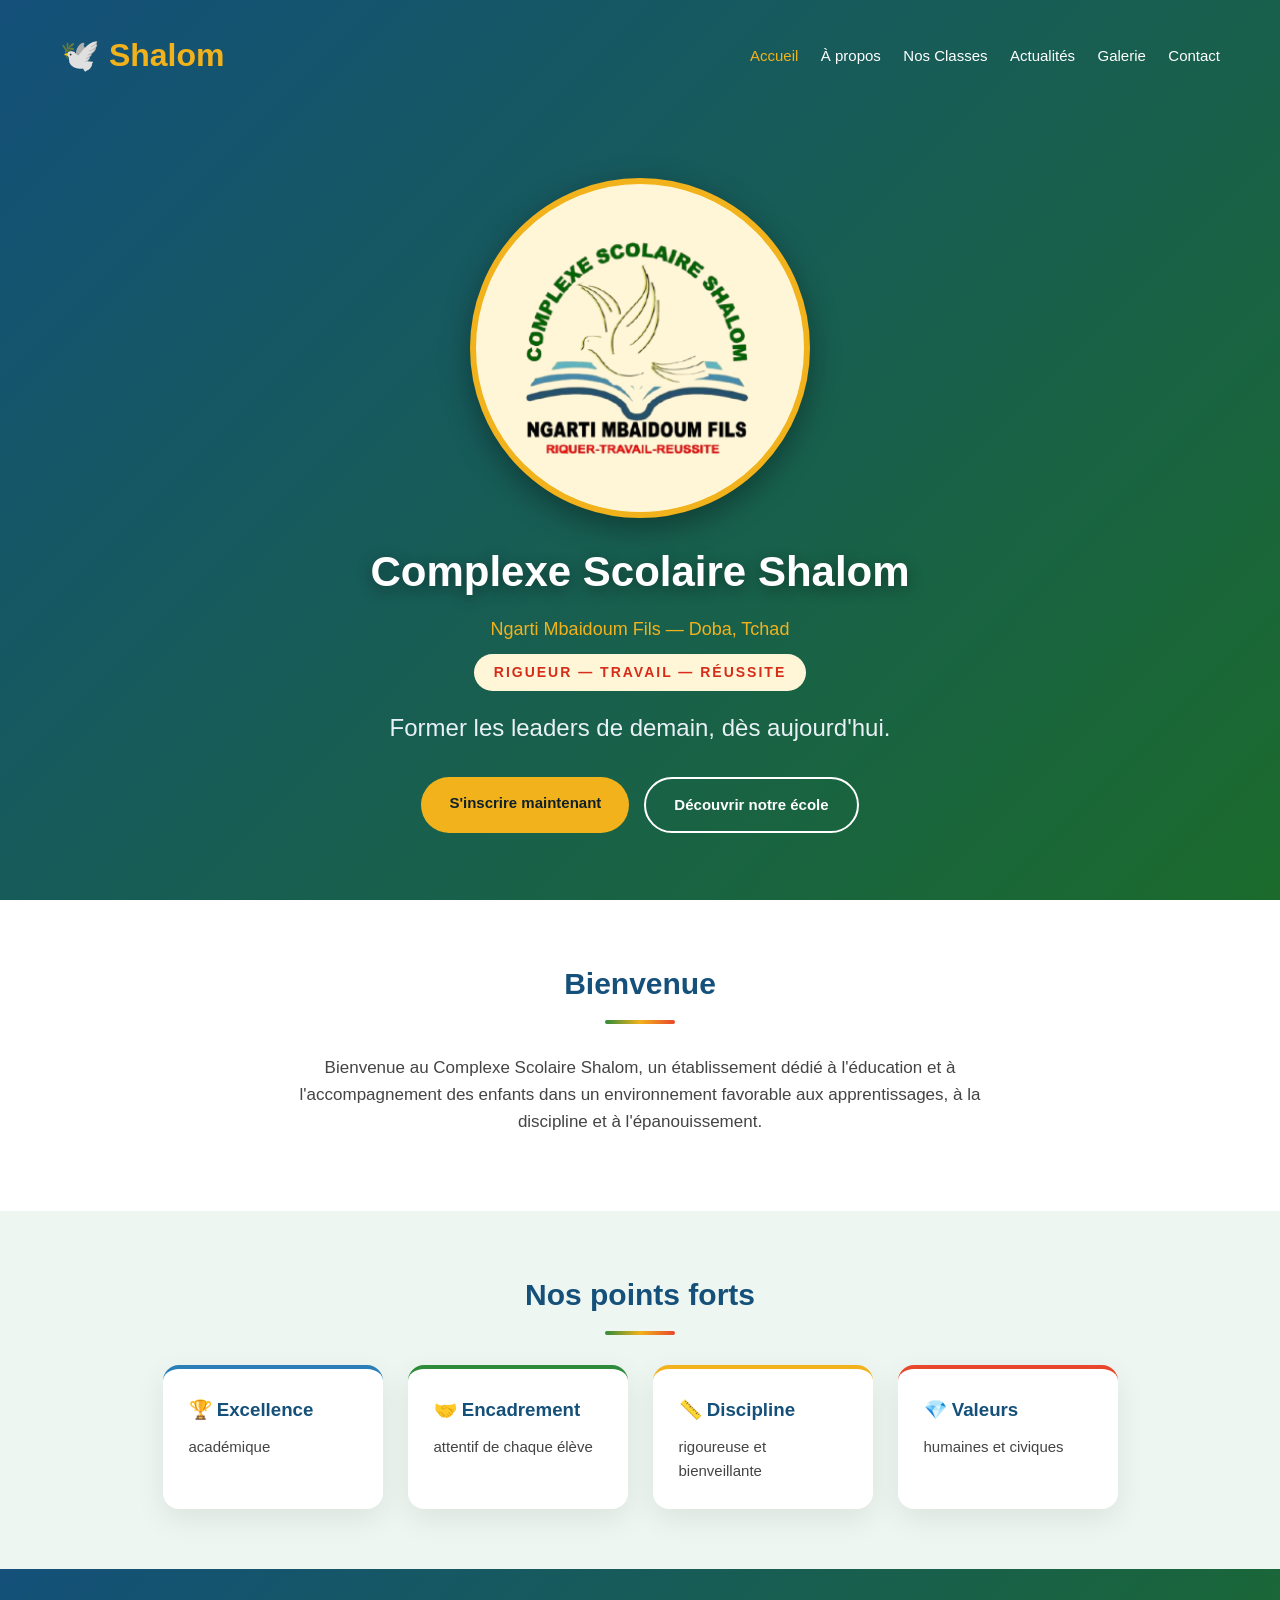
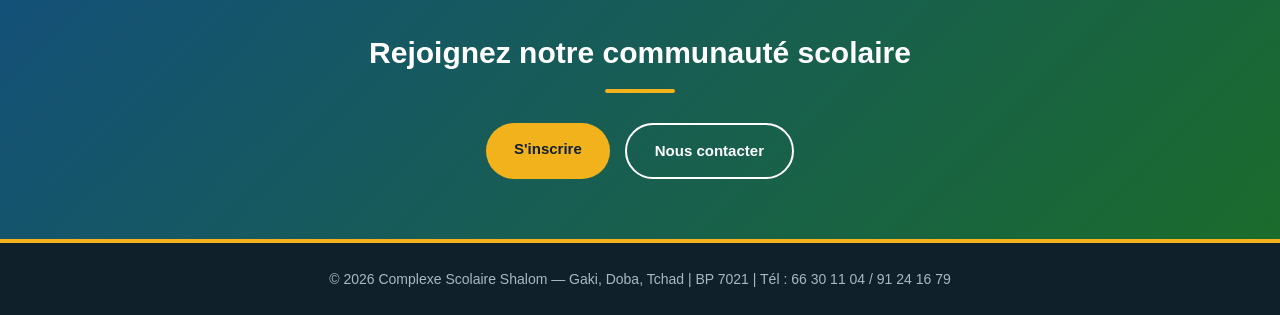
<file: index.html>
<!DOCTYPE html>
<html lang="fr">
<head>
    <meta charset="UTF-8">
    <meta name="viewport" content="width=device-width, initial-scale=1.0">
    <meta name="description" content="Complexe Scolaire Shalom, Doba, Tchad : rigueur, travail, réussite.">
    <title>Complexe Scolaire Shalom - Accueil</title>
    <link rel="stylesheet" href="style.css">
    <link rel="stylesheet" href="pages.css">
</head>
<body>

    <header class="hero">
        <nav>
            <a href="index.html" class="nom-site">🕊️ Shalom</a>
            <div class="liens-nav">
                <a href="index.html" class="actif">Accueil</a>
                <a href="apropos.html">À propos</a>
                <a href="classes.html">Nos Classes</a>
                <a href="actualites.html">Actualités</a>
                <a href="galerie.html">Galerie</a>
                <a href="contact.html">Contact</a>
            </div>
        </nav>
        <div class="hero-contenu">
            <div class="logo-cadre"><img src="logo.png" alt="Logo Complexe Scolaire Shalom"></div>
            <h1>Complexe Scolaire Shalom</h1>
            <p class="sous-titre">Ngarti Mbaidoum Fils — Doba, Tchad</p>
            <p class="devise">RIGUEUR — TRAVAIL — RÉUSSITE</p>
            <p class="accroche">Former les leaders de demain, dès aujourd'hui.</p>
            <div class="boutons-hero">
                <a href="contact.html" class="bouton-cta">S'inscrire maintenant</a>
                <a href="apropos.html" class="bouton-cta secondaire">Découvrir notre école</a>
            </div>
        </div>
    </header>

    <section class="section">
        <h2>Bienvenue</h2>
        <p class="texte-centre">Bienvenue au Complexe Scolaire Shalom, un établissement dédié à l'éducation et à l'accompagnement des enfants dans un environnement favorable aux apprentissages, à la discipline et à l'épanouissement.</p>
    </section>

    <section class="section alt">
        <h2>Nos points forts</h2>
        <div class="cartes">
            <div class="carte"><h3>🏆 Excellence</h3><p>académique</p></div>
            <div class="carte"><h3>🤝 Encadrement</h3><p>attentif de chaque élève</p></div>
            <div class="carte"><h3>📏 Discipline</h3><p>rigoureuse et bienveillante</p></div>
            <div class="carte"><h3>💎 Valeurs</h3><p>humaines et civiques</p></div>
        </div>
    </section>

    <section class="section cta-finale">
        <h2>Rejoignez notre communauté scolaire</h2>
        <div class="boutons-hero">
            <a href="contact.html" class="bouton-cta">S'inscrire</a>
            <a href="contact.html" class="bouton-cta secondaire">Nous contacter</a>
        </div>
    </section>

    <footer>
        <p>© 2026 Complexe Scolaire Shalom — Gaki, Doba, Tchad | BP 7021 | Tél : 66 30 11 04 / 91 24 16 79</p>
    </footer>

</body>
</html>
</file>
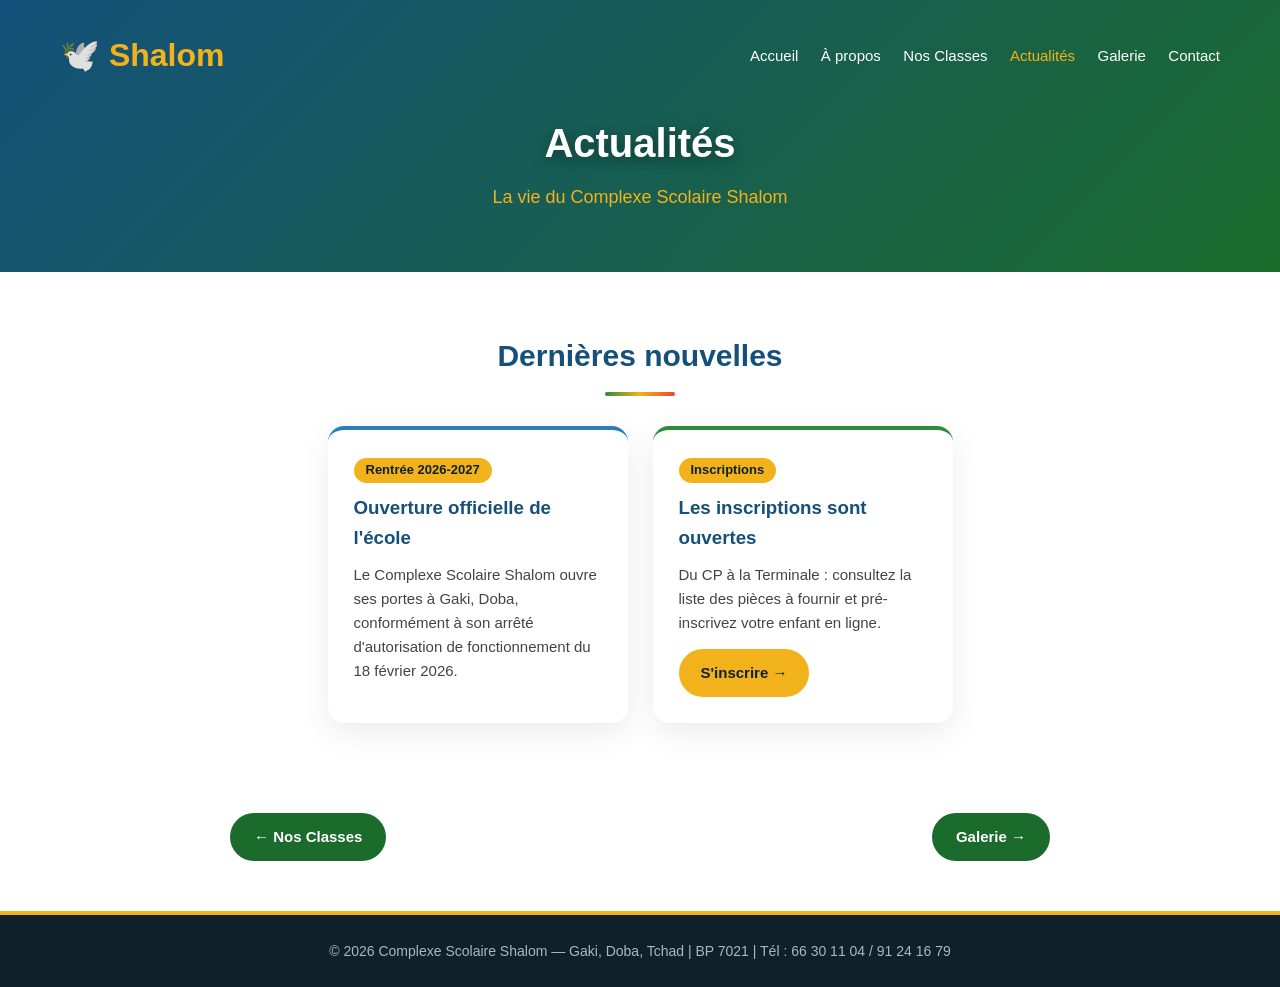
<file: actualites.html>
<!DOCTYPE html>
<html lang="fr">
<head>
    <meta charset="UTF-8">
    <meta name="viewport" content="width=device-width, initial-scale=1.0">
    <title>Actualités - Complexe Scolaire Shalom</title>
    <link rel="stylesheet" href="style.css">
</head>
<body>
    <header class="hero petit">
        <nav>
            <a href="index.html" class="nom-site">🕊️ Shalom</a>
            <div class="liens-nav">
                <a href="index.html">Accueil</a>
                <a href="apropos.html">À propos</a>
                <a href="classes.html">Nos Classes</a>
                <a href="actualites.html" class="actif">Actualités</a>
                <a href="galerie.html">Galerie</a>
                <a href="contact.html">Contact</a>
            </div>
        </nav>
        <div class="entete-page">
            <h1>Actualités</h1>
            <p>La vie du Complexe Scolaire Shalom</p>
        </div>
    </header>

    <section class="section">
        <h2>Dernières nouvelles</h2>
        <div class="cartes larges">
            <div class="carte">
                <span class="etiquette">Rentrée 2026-2027</span>
                <h3>Ouverture officielle de l'école</h3>
                <p>Le Complexe Scolaire Shalom ouvre ses portes à Gaki, Doba, conformément à son arrêté d'autorisation de fonctionnement du 18 février 2026.</p>
            </div>
            <div class="carte">
                <span class="etiquette">Inscriptions</span>
                <h3>Les inscriptions sont ouvertes</h3>
                <p>Du CP à la Terminale : consultez la liste des pièces à fournir et pré-inscrivez votre enfant en ligne.</p>
                <a class="btn or" href="inscription.html">S'inscrire →</a>
            </div>
        </div>
        <!-- Pour ajouter une actualité : copiez un bloc <div class="carte"> ... </div> ci-dessus et changez le texte. -->
    </section>

    <div class="nav-pages">
        <a href="classes.html">← Nos Classes</a>
        <a href="galerie.html">Galerie →</a>
    </div>

    <footer>
        <p>© 2026 Complexe Scolaire Shalom — Gaki, Doba, Tchad | BP 7021 | Tél : 66 30 11 04 / 91 24 16 79</p>
    </footer>
</body>
</html>
</file>
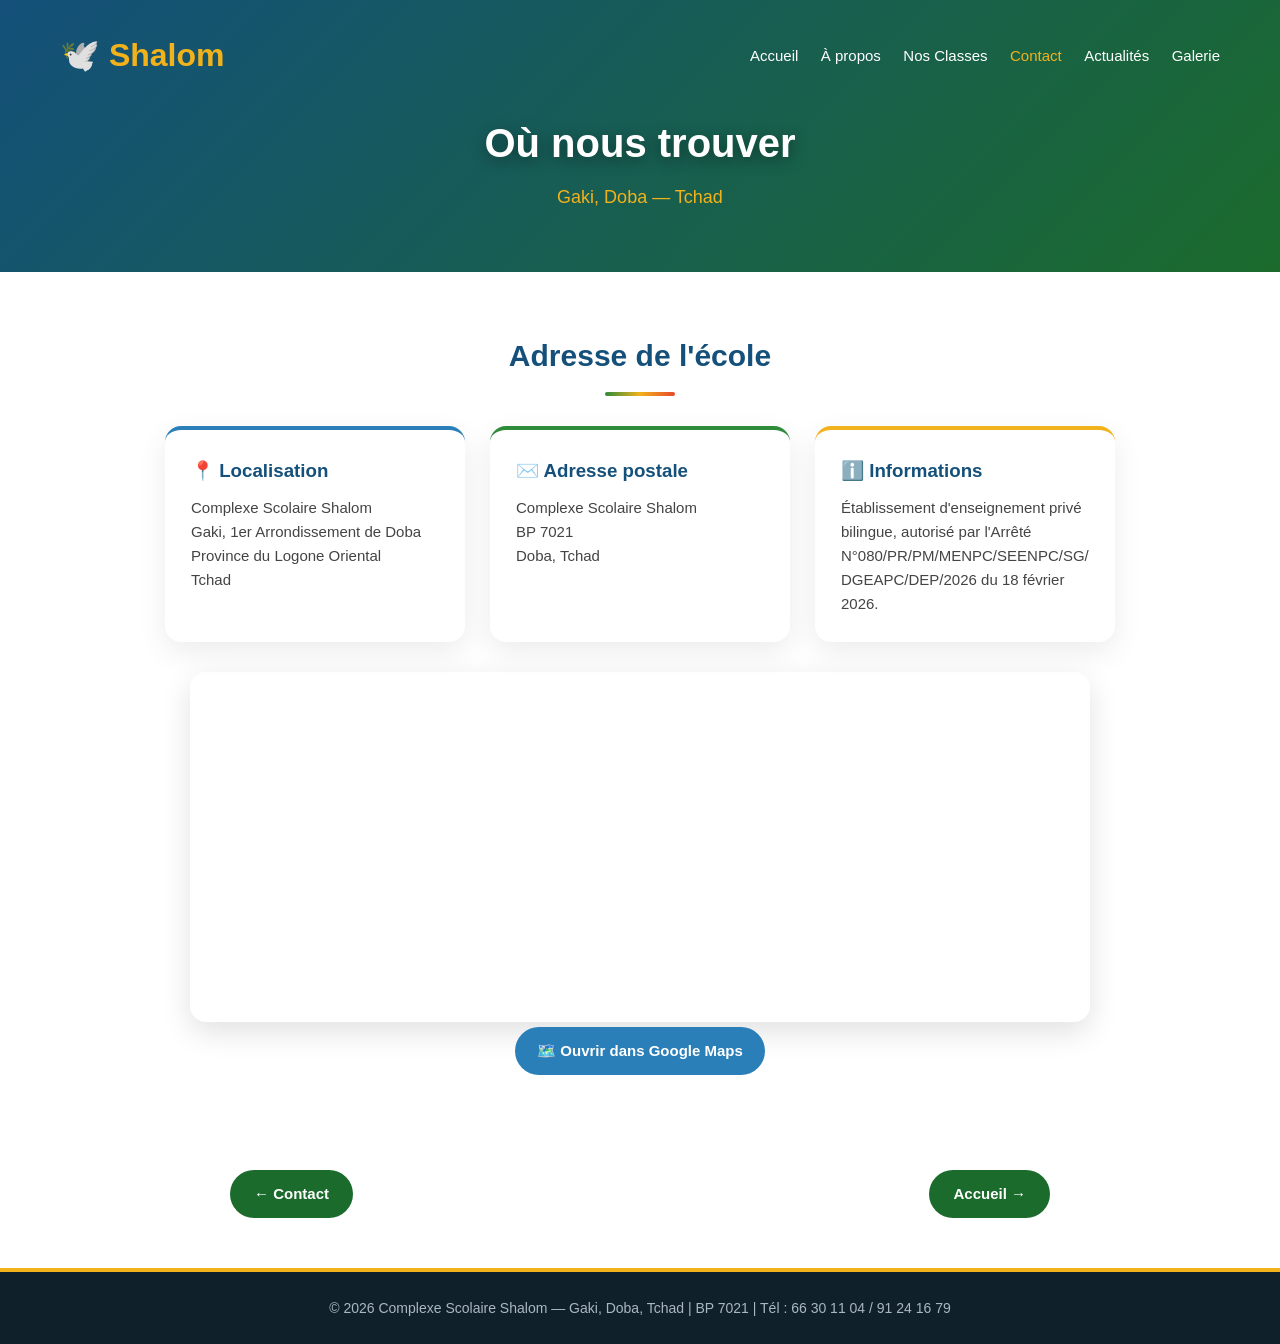
<file: adresse.html>
<!DOCTYPE html>
<html lang="fr">
<head>
    <meta charset="UTF-8">
    <meta name="viewport" content="width=device-width, initial-scale=1.0">
    <title>Adresse - Complexe Scolaire Shalom</title>
    <link rel="stylesheet" href="style.css">
</head>
<body>
    <header class="hero petit">
        <nav>
            <a href="index.html" class="nom-site">🕊️ Shalom</a>
            <div class="liens-nav">
                <a href="index.html">Accueil</a>
                <a href="apropos.html">À propos</a>
                <a href="classes.html">Nos Classes</a>
                <a href="contact.html" class="actif">Contact</a>
                <a href="actualites.html">Actualités</a>
                <a href="galerie.html">Galerie</a>
            </div>
        </nav>
        <div class="entete-page">
            <h1>Où nous trouver</h1>
            <p>Gaki, Doba — Tchad</p>
        </div>
    </header>

    <section class="section">
        <h2>Adresse de l'école</h2>
        <div class="cartes larges">
            <div class="carte">
                <h3>📍 Localisation</h3>
                <p>Complexe Scolaire Shalom<br>Gaki, 1er Arrondissement de Doba<br>Province du Logone Oriental<br>Tchad</p>
            </div>
            <div class="carte">
                <h3>✉️ Adresse postale</h3>
                <p>Complexe Scolaire Shalom<br>BP 7021<br>Doba, Tchad</p>
            </div>
            <div class="carte">
                <h3>ℹ️ Informations</h3>
                <p>Établissement d'enseignement privé bilingue, autorisé par l'Arrêté N°080/PR/PM/MENPC/SEENPC/SG/DGEAPC/DEP/2026 du 18 février 2026.</p>
            </div>
        </div>
        <div class="carte-map">
            <iframe src="https://www.google.com/maps?q=Gaki,Doba,Tchad&output=embed" loading="lazy" title="Plan d'accès"></iframe>
        </div>
        <a class="btn" href="https://www.google.com/maps/search/?api=1&query=Gaki%2C%20Doba%2C%20Tchad" target="_blank">🗺️ Ouvrir dans Google Maps</a>
    </section>

    <div class="nav-pages">
        <a href="contact.html">← Contact</a>
        <a href="index.html">Accueil →</a>
    </div>

    <footer>
        <p>© 2026 Complexe Scolaire Shalom — Gaki, Doba, Tchad | BP 7021 | Tél : 66 30 11 04 / 91 24 16 79</p>
    </footer>
</body>
</html>
</file>
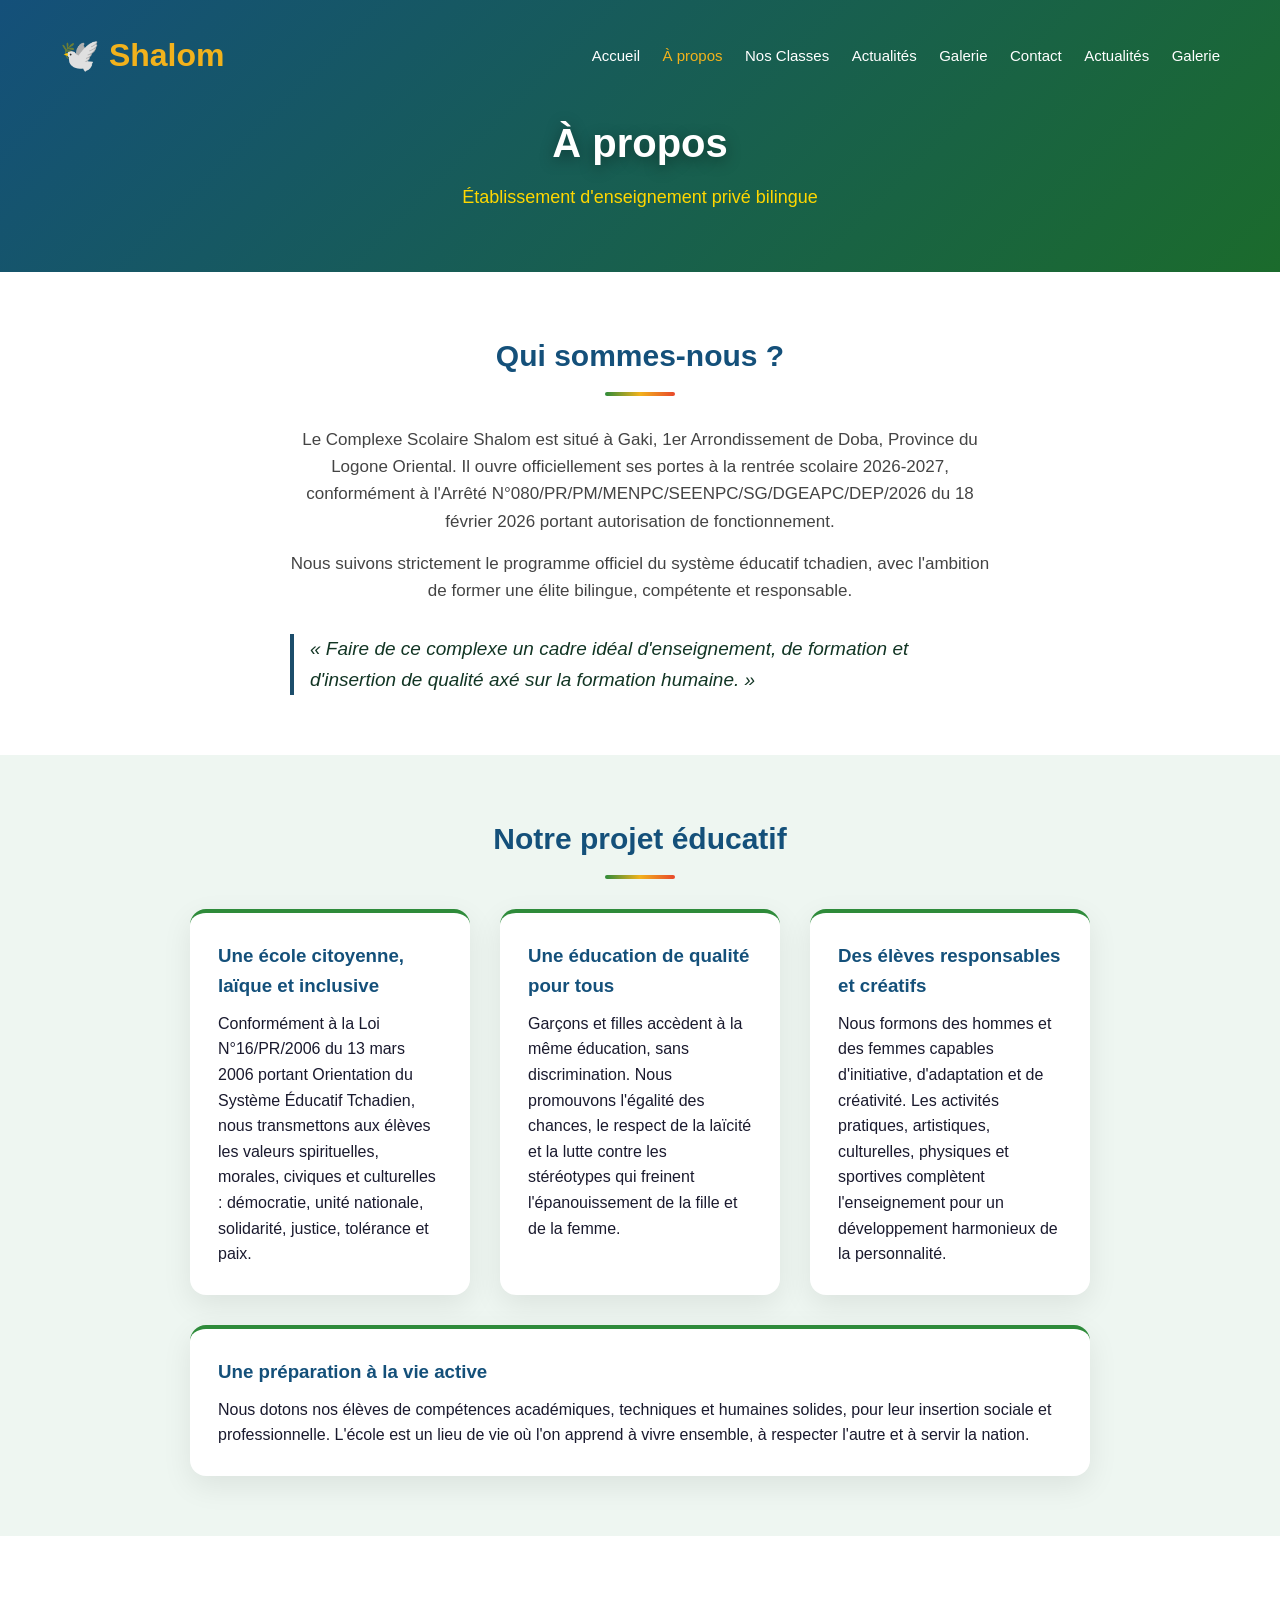
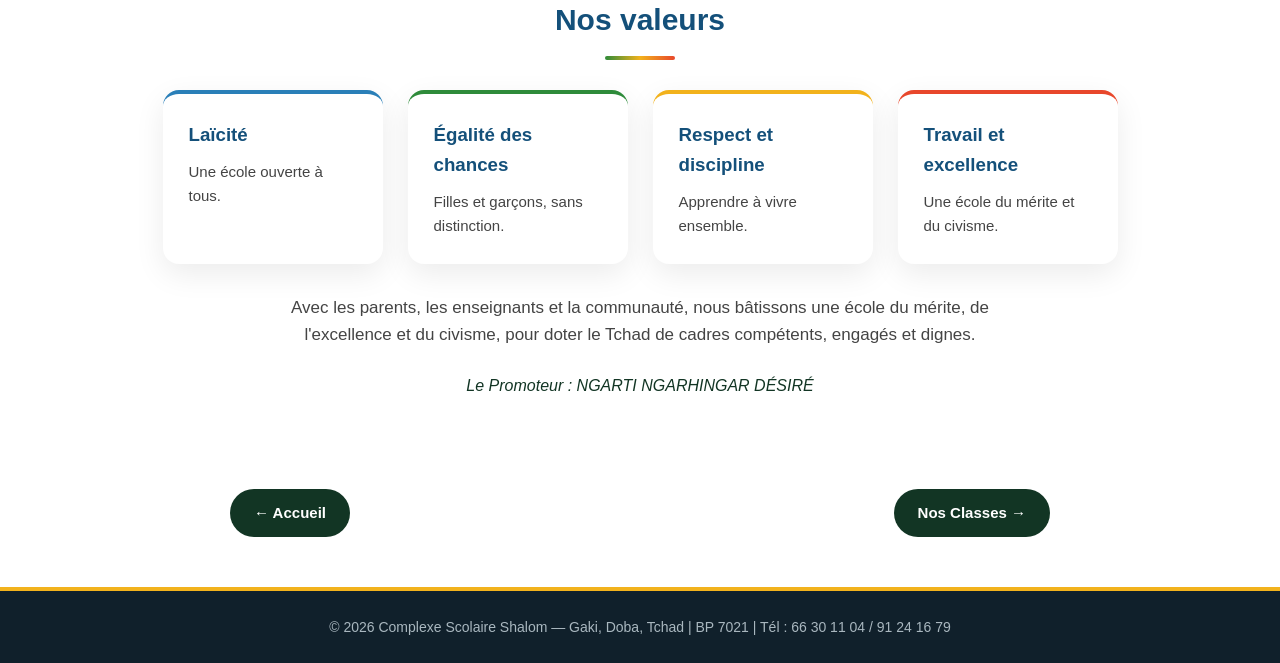
<file: apropos.html>
<!DOCTYPE html>
<html lang="fr">
<head>
    <meta charset="UTF-8">
    <meta name="viewport" content="width=device-width, initial-scale=1.0">
    <meta name="description" content="Projet éducatif du Complexe Scolaire Shalom, établissement privé bilingue à Doba, Tchad.">
    <title>À propos - Complexe Scolaire Shalom</title>
    <link rel="stylesheet" href="style.css">
    <link rel="stylesheet" href="pages.css">
</head>
<body>

    <header class="hero petit">
        <nav>
            <a href="index.html" class="nom-site">🕊️ Shalom</a>
            <div class="liens-nav">
                <a href="index.html">Accueil</a>
                <a href="apropos.html" class="actif">À propos</a>
                <a href="classes.html">Nos Classes</a>
                <a href="actualites.html">Actualités</a>
                <a href="galerie.html">Galerie</a>
                <a href="contact.html">Contact</a>
                <a href="actualites.html">Actualités</a>
                <a href="galerie.html">Galerie</a>

            </div>
        </nav>
        <div class="entete-page">
            <h1>À propos</h1>
            <p>Établissement d'enseignement privé bilingue</p>
        </div>
    </header>

    <section class="section">
        <h2>Qui sommes-nous ?</h2>
        <p class="texte-centre">Le Complexe Scolaire Shalom est situé à Gaki, 1er Arrondissement de Doba, Province du Logone Oriental. Il ouvre officiellement ses portes à la rentrée scolaire 2026-2027, conformément à l'Arrêté N°080/PR/PM/MENPC/SEENPC/SG/DGEAPC/DEP/2026 du 18 février 2026 portant autorisation de fonctionnement.</p>
        <p class="texte-centre" style="margin-top:15px;">Nous suivons strictement le programme officiel du système éducatif tchadien, avec l'ambition de former une élite bilingue, compétente et responsable.</p>
        <p class="citation">« Faire de ce complexe un cadre idéal d'enseignement, de formation et d'insertion de qualité axé sur la formation humaine. »</p>
    </section>

    <section class="section alt">
        <h2>Notre projet éducatif</h2>
        <div class="grille-2">
            <div>
                <h3>Une école citoyenne, laïque et inclusive</h3>
                <p>Conformément à la Loi N°16/PR/2006 du 13 mars 2006 portant Orientation du Système Éducatif Tchadien, nous transmettons aux élèves les valeurs spirituelles, morales, civiques et culturelles : démocratie, unité nationale, solidarité, justice, tolérance et paix.</p>
            </div>
            <div>
                <h3>Une éducation de qualité pour tous</h3>
                <p>Garçons et filles accèdent à la même éducation, sans discrimination. Nous promouvons l'égalité des chances, le respect de la laïcité et la lutte contre les stéréotypes qui freinent l'épanouissement de la fille et de la femme.</p>
            </div>
            <div>
                <h3>Des élèves responsables et créatifs</h3>
                <p>Nous formons des hommes et des femmes capables d'initiative, d'adaptation et de créativité. Les activités pratiques, artistiques, culturelles, physiques et sportives complètent l'enseignement pour un développement harmonieux de la personnalité.</p>
            </div>
            <div>
                <h3>Une préparation à la vie active</h3>
                <p>Nous dotons nos élèves de compétences académiques, techniques et humaines solides, pour leur insertion sociale et professionnelle. L'école est un lieu de vie où l'on apprend à vivre ensemble, à respecter l'autre et à servir la nation.</p>
            </div>
        </div>
    </section>

    <section class="section">
        <h2>Nos valeurs</h2>
        <div class="cartes">
            <div class="carte"><h3>Laïcité</h3><p>Une école ouverte à tous.</p></div>
            <div class="carte"><h3>Égalité des chances</h3><p>Filles et garçons, sans distinction.</p></div>
            <div class="carte"><h3>Respect et discipline</h3><p>Apprendre à vivre ensemble.</p></div>
            <div class="carte"><h3>Travail et excellence</h3><p>Une école du mérite et du civisme.</p></div>
        </div>
        <p class="texte-centre" style="margin-top:30px;">Avec les parents, les enseignants et la communauté, nous bâtissons une école du mérite, de l'excellence et du civisme, pour doter le Tchad de cadres compétents, engagés et dignes.</p>
        <p class="signature">Le Promoteur : NGARTI NGARHINGAR DÉSIRÉ</p>
    </section>

    <div class="nav-pages">
        <a href="index.html">← Accueil</a>
        <a href="classes.html">Nos Classes →</a>
    </div>

    <footer>
        <p>© 2026 Complexe Scolaire Shalom — Gaki, Doba, Tchad | BP 7021 | Tél : 66 30 11 04 / 91 24 16 79</p>
    </footer>

</body>
</html>
</file>
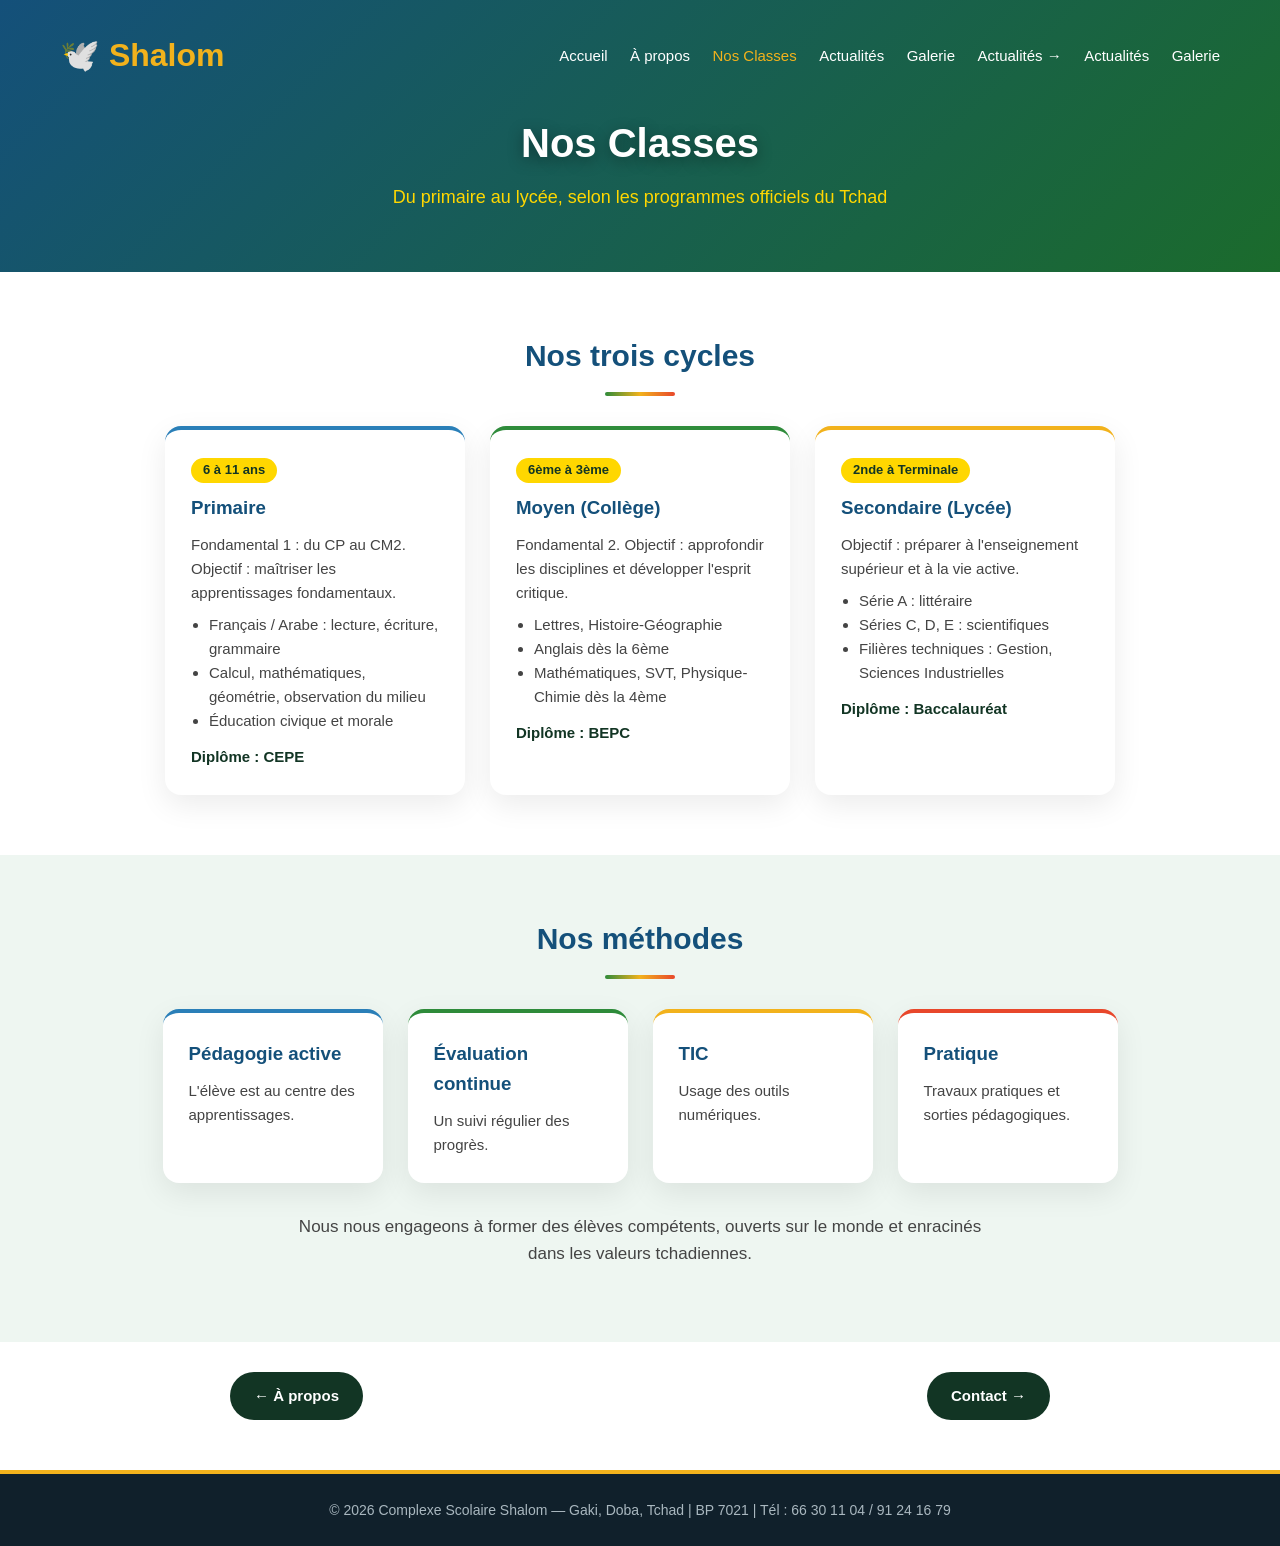
<file: classes.html>
<!DOCTYPE html>
<html lang="fr">
<head>
    <meta charset="UTF-8">
    <meta name="viewport" content="width=device-width, initial-scale=1.0">
    <meta name="description" content="Cycles Primaire, Moyen et Secondaire du Complexe Scolaire Shalom, Doba, Tchad.">
    <title>Nos Classes - Complexe Scolaire Shalom</title>
    <link rel="stylesheet" href="style.css">
    <link rel="stylesheet" href="pages.css">
</head>
<body>

    <header class="hero petit">
        <nav>
            <a href="index.html" class="nom-site">🕊️ Shalom</a>
            <div class="liens-nav">
                <a href="index.html">Accueil</a>
                <a href="apropos.html">À propos</a>
                <a href="classes.html" class="actif">Nos Classes</a>
                <a href="actualites.html">Actualités</a>
                <a href="galerie.html">Galerie</a>
                <a href="actualites.html">Actualités →</a>
                <a href="actualites.html">Actualités</a>
                <a href="galerie.html">Galerie</a>
            </div>
        </nav>
        <div class="entete-page">
            <h1>Nos Classes</h1>
            <p>Du primaire au lycée, selon les programmes officiels du Tchad</p>
        </div>
    </header>

    <section class="section">
        <h2>Nos trois cycles</h2>
        <div class="cartes larges">
            <div class="carte">
                <span class="etiquette">6 à 11 ans</span>
                <h3>Primaire</h3>
                <p>Fondamental 1 : du CP au CM2. Objectif : maîtriser les apprentissages fondamentaux.</p>
                <ul>
                    <li>Français / Arabe : lecture, écriture, grammaire</li>
                    <li>Calcul, mathématiques, géométrie, observation du milieu</li>
                    <li>Éducation civique et morale</li>
                </ul>
                <p class="diplome">Diplôme : CEPE</p>
            </div>
            <div class="carte">
                <span class="etiquette">6ème à 3ème</span>
                <h3>Moyen (Collège)</h3>
                <p>Fondamental 2. Objectif : approfondir les disciplines et développer l'esprit critique.</p>
                <ul>
                    <li>Lettres, Histoire-Géographie</li>
                    <li>Anglais dès la 6ème</li>
                    <li>Mathématiques, SVT, Physique-Chimie dès la 4ème</li>
                </ul>
                <p class="diplome">Diplôme : BEPC</p>
            </div>
            <div class="carte">
                <span class="etiquette">2nde à Terminale</span>
                <h3>Secondaire (Lycée)</h3>
                <p>Objectif : préparer à l'enseignement supérieur et à la vie active.</p>
                <ul>
                    <li>Série A : littéraire</li>
                    <li>Séries C, D, E : scientifiques</li>
                    <li>Filières techniques : Gestion, Sciences Industrielles</li>
                </ul>
                <p class="diplome">Diplôme : Baccalauréat</p>
            </div>
        </div>
    </section>

    <section class="section alt">
        <h2>Nos méthodes</h2>
        <div class="cartes">
            <div class="carte"><h3>Pédagogie active</h3><p>L'élève est au centre des apprentissages.</p></div>
            <div class="carte"><h3>Évaluation continue</h3><p>Un suivi régulier des progrès.</p></div>
            <div class="carte"><h3>TIC</h3><p>Usage des outils numériques.</p></div>
            <div class="carte"><h3>Pratique</h3><p>Travaux pratiques et sorties pédagogiques.</p></div>
        </div>
        <p class="texte-centre" style="margin-top:30px;">Nous nous engageons à former des élèves compétents, ouverts sur le monde et enracinés dans les valeurs tchadiennes.</p>
    </section>

    <div class="nav-pages">
        <a href="apropos.html">← À propos</a>
        <a href="contact.html">Contact →</a>
    </div>

    <footer>
        <p>© 2026 Complexe Scolaire Shalom — Gaki, Doba, Tchad | BP 7021 | Tél : 66 30 11 04 / 91 24 16 79</p>
    </footer>

</body>
</html>
</file>
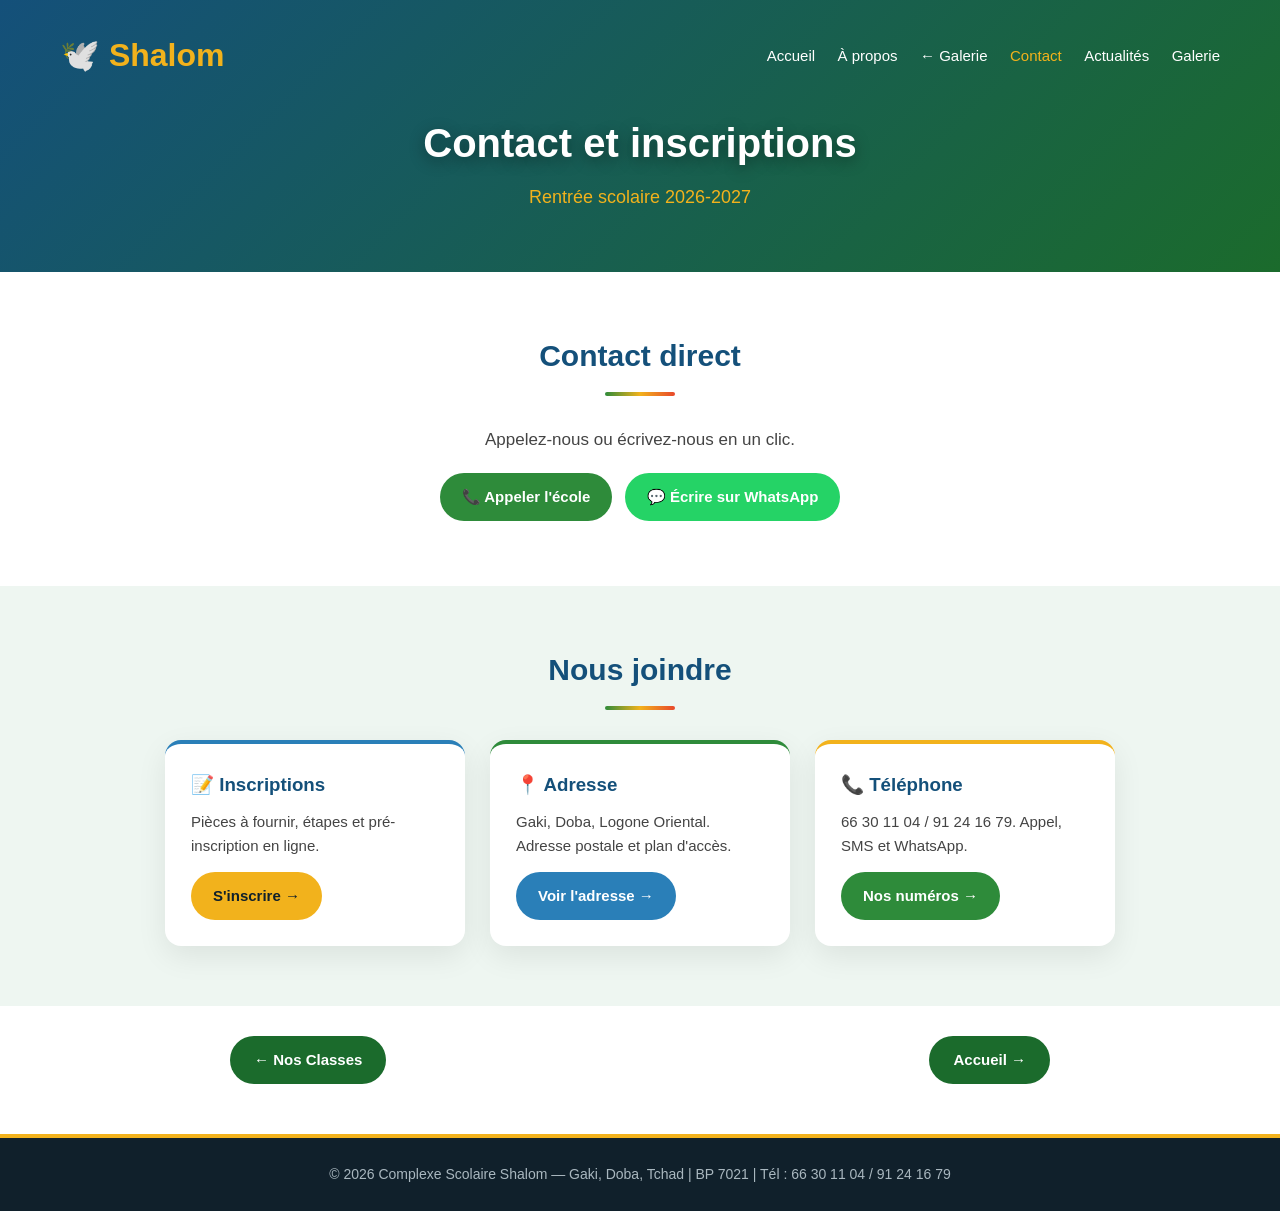
<file: contact.html>
<!DOCTYPE html>
<html lang="fr">
<head>
    <meta charset="UTF-8">
    <meta name="viewport" content="width=device-width, initial-scale=1.0">
    <title>Contact - Complexe Scolaire Shalom</title>
    <link rel="stylesheet" href="style.css">
</head>
<body>
    <header class="hero petit">
        <nav>
            <a href="index.html" class="nom-site">🕊️ Shalom</a>
            <div class="liens-nav">
                <a href="index.html">Accueil</a>
                <a href="apropos.html">À propos</a>
                <a href="galerie.html">← Galerie</a>
                <a href="contact.html" class="actif">Contact</a>
                <a href="actualites.html">Actualités</a>
                <a href="galerie.html">Galerie</a>
            </div>
        </nav>
        <div class="entete-page">
            <h1>Contact et inscriptions</h1>
            <p>Rentrée scolaire 2026-2027</p>
        </div>
    </header>

    <section class="section">
        <h2>Contact direct</h2>
        <p class="texte-centre">Appelez-nous ou écrivez-nous en un clic.</p>
        <a class="btn tel" href="tel:+23566301104">📞 Appeler l'école</a>
        <a class="btn wa" href="https://wa.me/23566301104?text=Bonjour%2C%20je%20souhaite%20des%20informations%20sur%20le%20Complexe%20Scolaire%20Shalom." target="_blank">💬 Écrire sur WhatsApp</a>
    </section>

    <section class="section alt">
        <h2>Nous joindre</h2>
        <div class="cartes larges">
            <div class="carte">
                <h3>📝 Inscriptions</h3>
                <p>Pièces à fournir, étapes et pré-inscription en ligne.</p>
                <a class="btn or" href="inscription.html">S'inscrire →</a>
            </div>
            <div class="carte">
                <h3>📍 Adresse</h3>
                <p>Gaki, Doba, Logone Oriental. Adresse postale et plan d'accès.</p>
                <a class="btn" href="adresse.html">Voir l'adresse →</a>
            </div>
            <div class="carte">
                <h3>📞 Téléphone</h3>
                <p>66 30 11 04 / 91 24 16 79. Appel, SMS et WhatsApp.</p>
                <a class="btn tel" href="telephone.html">Nos numéros →</a>
            </div>
        </div>
    </section>

    <div class="nav-pages">
        <a href="classes.html">← Nos Classes</a>
        <a href="index.html">Accueil →</a>
    </div>

    <footer>
        <p>© 2026 Complexe Scolaire Shalom — Gaki, Doba, Tchad | BP 7021 | Tél : 66 30 11 04 / 91 24 16 79</p>
    </footer>
</body>
</html>
</file>
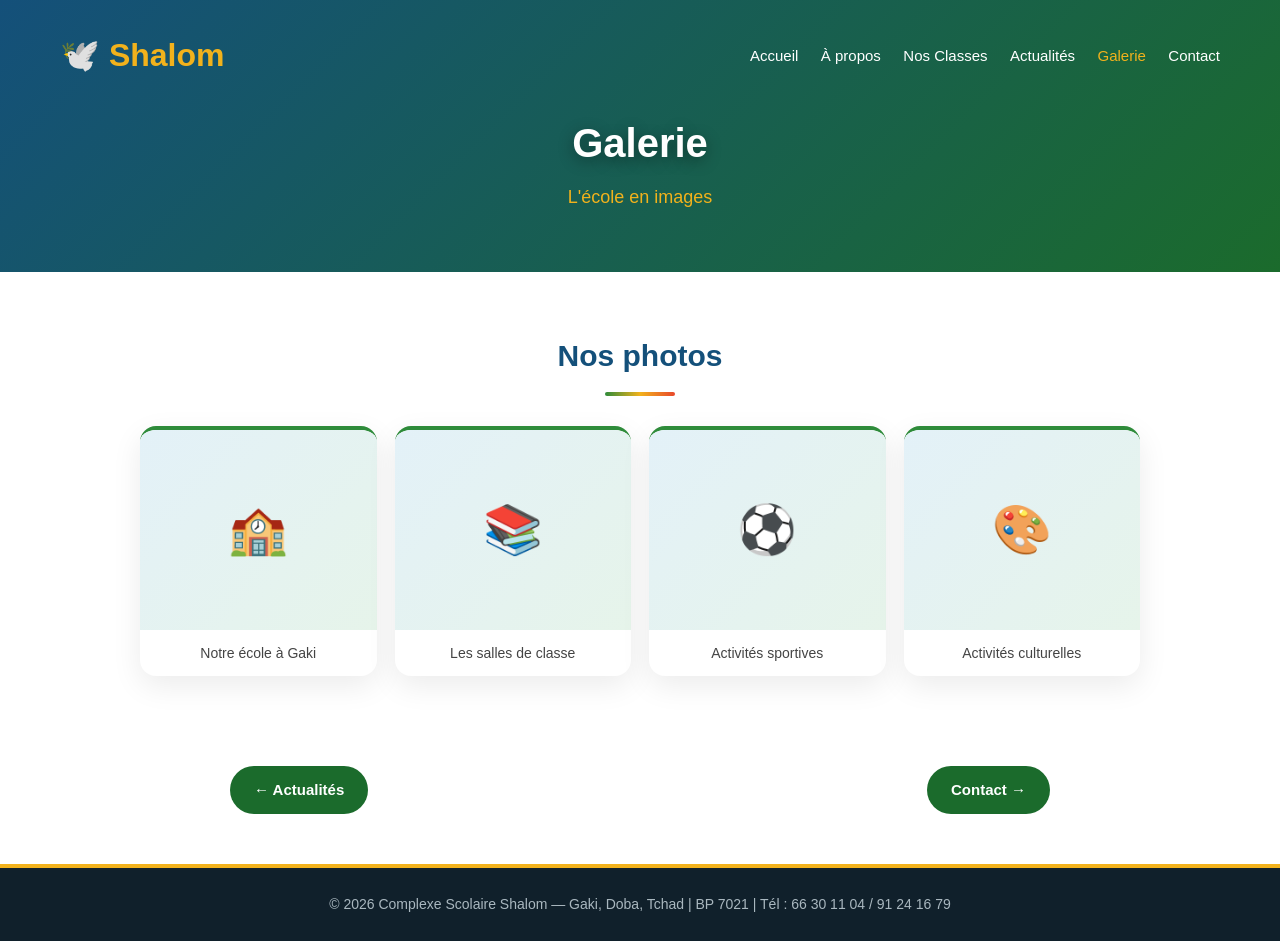
<file: galerie.html>
<!DOCTYPE html>
<html lang="fr">
<head>
    <meta charset="UTF-8">
    <meta name="viewport" content="width=device-width, initial-scale=1.0">
    <title>Galerie - Complexe Scolaire Shalom</title>
    <link rel="stylesheet" href="style.css">
</head>
<body>
    <header class="hero petit">
        <nav>
            <a href="index.html" class="nom-site">🕊️ Shalom</a>
            <div class="liens-nav">
                <a href="index.html">Accueil</a>
                <a href="apropos.html">À propos</a>
                <a href="classes.html">Nos Classes</a>
                <a href="actualites.html">Actualités</a>
                <a href="galerie.html" class="actif">Galerie</a>
                <a href="contact.html">Contact</a>
            </div>
        </nav>
        <div class="entete-page">
            <h1>Galerie</h1>
            <p>L'école en images</p>
        </div>
    </header>

    <section class="section">
        <h2>Nos photos</h2>
        <div class="galerie">
            <figure><div class="photo-vide">🏫</div><figcaption>Notre école à Gaki</figcaption></figure>
            <figure><div class="photo-vide">📚</div><figcaption>Les salles de classe</figcaption></figure>
            <figure><div class="photo-vide">⚽</div><figcaption>Activités sportives</figcaption></figure>
            <figure><div class="photo-vide">🎨</div><figcaption>Activités culturelles</figcaption></figure>
        </div>
        <!-- Pour mettre une vraie photo : mettez-la dans le dossier ecole-shalom (ex: ecole1.jpg)
             puis remplacez <div class="photo-vide">🏫</div> par <img src="ecole1.jpg" alt="Notre école"> -->
    </section>

    <div class="nav-pages">
        <a href="actualites.html">← Actualités</a>
        <a href="contact.html">Contact →</a>
    </div>

    <footer>
        <p>© 2026 Complexe Scolaire Shalom — Gaki, Doba, Tchad | BP 7021 | Tél : 66 30 11 04 / 91 24 16 79</p>
    </footer>
</body>
</html>
</file>
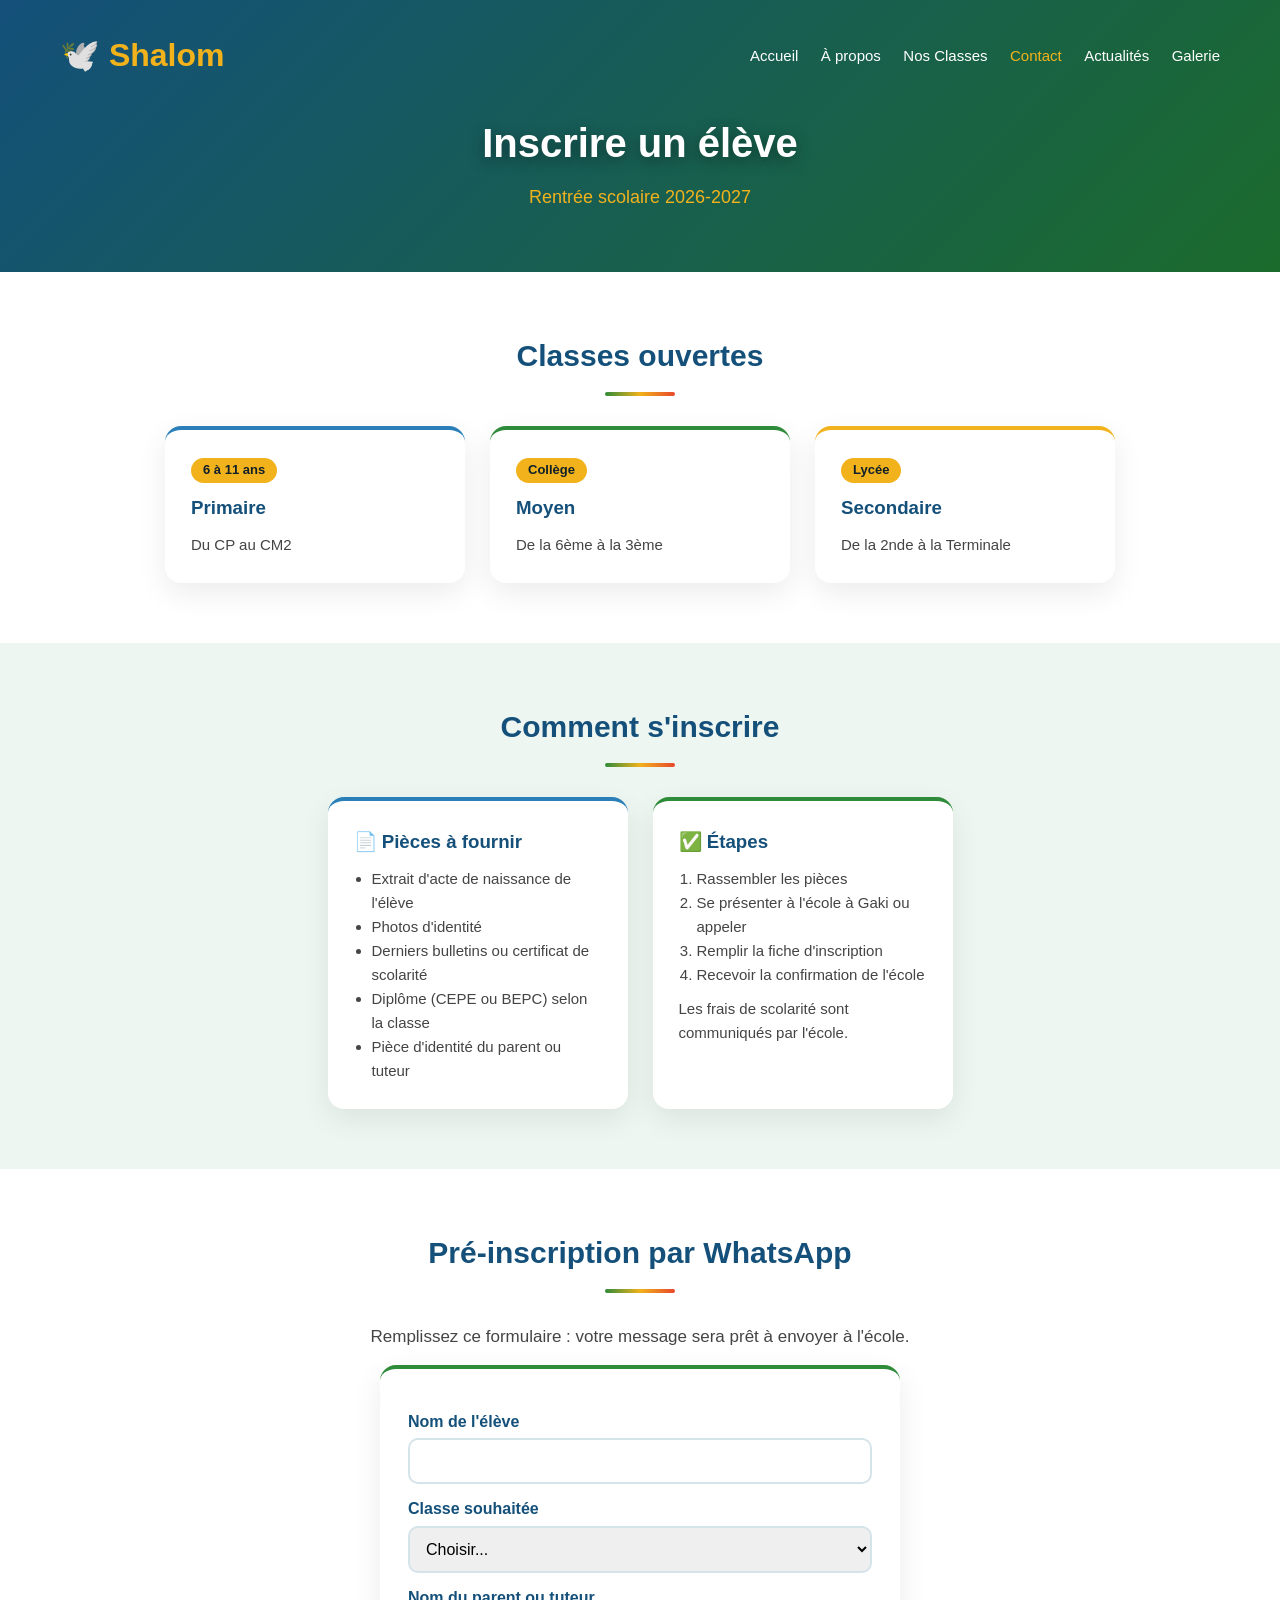
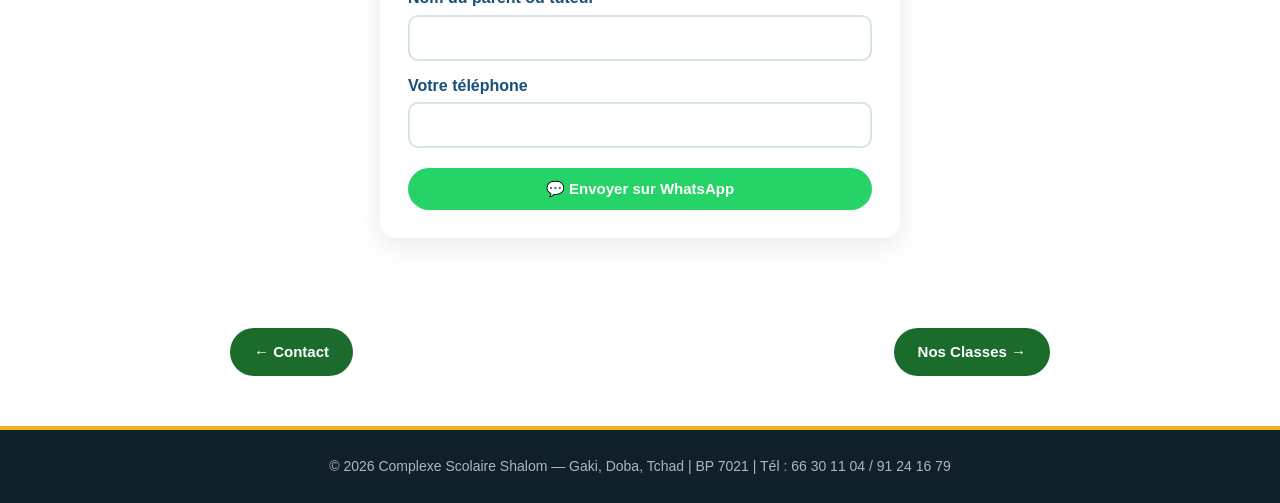
<file: inscription.html>
<!DOCTYPE html>
<html lang="fr">
<head>
    <meta charset="UTF-8">
    <meta name="viewport" content="width=device-width, initial-scale=1.0">
    <title>Inscription - Complexe Scolaire Shalom</title>
    <link rel="stylesheet" href="style.css">
</head>
<body>
    <header class="hero petit">
        <nav>
            <a href="index.html" class="nom-site">🕊️ Shalom</a>
            <div class="liens-nav">
                <a href="index.html">Accueil</a>
                <a href="apropos.html">À propos</a>
                <a href="classes.html">Nos Classes</a>
                <a href="contact.html" class="actif">Contact</a>
                <a href="actualites.html">Actualités</a>
                <a href="galerie.html">Galerie</a>
            </div>
        </nav>
        <div class="entete-page">
            <h1>Inscrire un élève</h1>
            <p>Rentrée scolaire 2026-2027</p>
        </div>
    </header>

    <section class="section">
        <h2>Classes ouvertes</h2>
        <div class="cartes larges">
            <div class="carte"><span class="etiquette">6 à 11 ans</span><h3>Primaire</h3><p>Du CP au CM2</p></div>
            <div class="carte"><span class="etiquette">Collège</span><h3>Moyen</h3><p>De la 6ème à la 3ème</p></div>
            <div class="carte"><span class="etiquette">Lycée</span><h3>Secondaire</h3><p>De la 2nde à la Terminale</p></div>
        </div>
    </section>

    <section class="section alt">
        <h2>Comment s'inscrire</h2>
        <div class="cartes larges">
            <div class="carte">
                <h3>📄 Pièces à fournir</h3>
                <ul>
                    <li>Extrait d'acte de naissance de l'élève</li>
                    <li>Photos d'identité</li>
                    <li>Derniers bulletins ou certificat de scolarité</li>
                    <li>Diplôme (CEPE ou BEPC) selon la classe</li>
                    <li>Pièce d'identité du parent ou tuteur</li>
                </ul>
            </div>
            <div class="carte">
                <h3>✅ Étapes</h3>
                <ol>
                    <li>Rassembler les pièces</li>
                    <li>Se présenter à l'école à Gaki ou appeler</li>
                    <li>Remplir la fiche d'inscription</li>
                    <li>Recevoir la confirmation de l'école</li>
                </ol>
                <p style="margin-top:10px;">Les frais de scolarité sont communiqués par l'école.</p>
            </div>
        </div>
    </section>

    <section class="section">
        <h2>Pré-inscription par WhatsApp</h2>
        <p class="texte-centre">Remplissez ce formulaire : votre message sera prêt à envoyer à l'école.</p>
        <form class="formulaire" onsubmit="envoyer(event)">
            <label>Nom de l'élève</label>
            <input type="text" name="eleve" required>
            <label>Classe souhaitée</label>
            <select name="classe" required>
                <option value="">Choisir...</option>
                <option>CP</option><option>CE1</option><option>CE2</option><option>CM1</option><option>CM2</option>
                <option>6ème</option><option>5ème</option><option>4ème</option><option>3ème</option>
                <option>2nde</option><option>1ère</option><option>Terminale</option>
            </select>
            <label>Nom du parent ou tuteur</label>
            <input type="text" name="parent" required>
            <label>Votre téléphone</label>
            <input type="tel" name="tel" required>
            <button class="btn wa" type="submit">💬 Envoyer sur WhatsApp</button>
        </form>
    </section>

    <div class="nav-pages">
        <a href="contact.html">← Contact</a>
        <a href="classes.html">Nos Classes →</a>
    </div>

    <footer>
        <p>© 2026 Complexe Scolaire Shalom — Gaki, Doba, Tchad | BP 7021 | Tél : 66 30 11 04 / 91 24 16 79</p>
    </footer>

    <script>
        function envoyer(e) {
            e.preventDefault();
            var f = e.target;
            var msg = "Bonjour, je souhaite inscrire un élève au Complexe Scolaire Shalom.\nÉlève : " + f.eleve.value + "\nClasse : " + f.classe.value + "\nParent/tuteur : " + f.parent.value + "\nTéléphone : " + f.tel.value;
            window.open("https://wa.me/23566301104?text=" + encodeURIComponent(msg), "_blank");
        }
    </script>
</body>
</html>
</file>
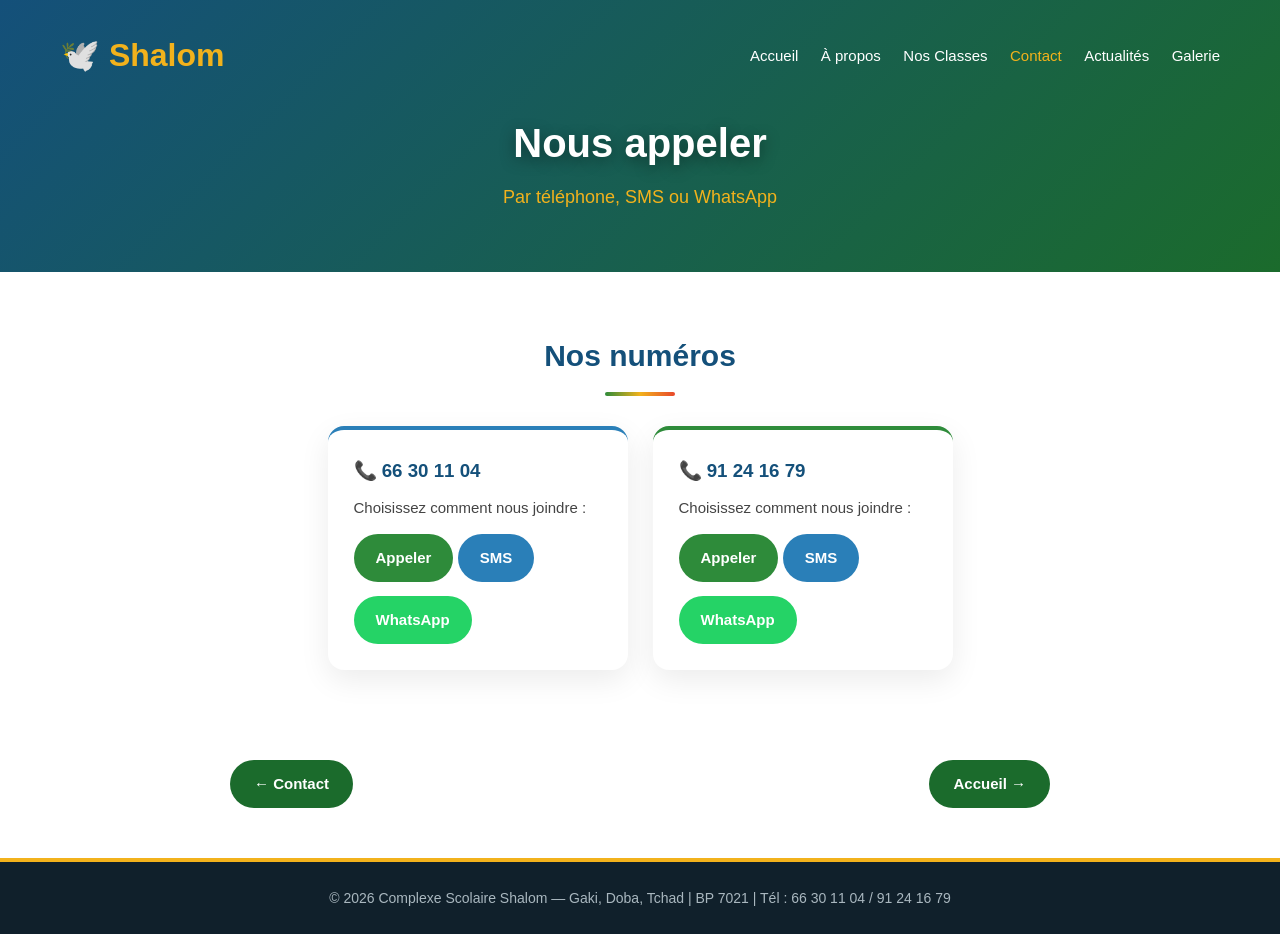
<file: telephone.html>
<!DOCTYPE html>
<html lang="fr">
<head>
    <meta charset="UTF-8">
    <meta name="viewport" content="width=device-width, initial-scale=1.0">
    <title>Téléphone - Complexe Scolaire Shalom</title>
    <link rel="stylesheet" href="style.css">
</head>
<body>
    <header class="hero petit">
        <nav>
            <a href="index.html" class="nom-site">🕊️ Shalom</a>
            <div class="liens-nav">
                <a href="index.html">Accueil</a>
                <a href="apropos.html">À propos</a>
                <a href="classes.html">Nos Classes</a>
                <a href="contact.html" class="actif">Contact</a>
                <a href="actualites.html">Actualités</a>
                <a href="galerie.html">Galerie</a>
            </div>
        </nav>
        <div class="entete-page">
            <h1>Nous appeler</h1>
            <p>Par téléphone, SMS ou WhatsApp</p>
        </div>
    </header>

    <section class="section">
        <h2>Nos numéros</h2>
        <div class="cartes larges">
            <div class="carte">
                <h3>📞 66 30 11 04</h3>
                <p>Choisissez comment nous joindre :</p>
                <a class="btn tel" href="tel:+23566301104">Appeler</a>
                <a class="btn" href="sms:+23566301104">SMS</a>
                <a class="btn wa" href="https://wa.me/23566301104" target="_blank">WhatsApp</a>
            </div>
            <div class="carte">
                <h3>📞 91 24 16 79</h3>
                <p>Choisissez comment nous joindre :</p>
                <a class="btn tel" href="tel:+23591241679">Appeler</a>
                <a class="btn" href="sms:+23591241679">SMS</a>
                <a class="btn wa" href="https://wa.me/23591241679" target="_blank">WhatsApp</a>
            </div>
        </div>
    </section>

    <div class="nav-pages">
        <a href="contact.html">← Contact</a>
        <a href="index.html">Accueil →</a>
    </div>

    <footer>
        <p>© 2026 Complexe Scolaire Shalom — Gaki, Doba, Tchad | BP 7021 | Tél : 66 30 11 04 / 91 24 16 79</p>
    </footer>
</body>
</html>
</file>
<file: style.css>
:root {
    --bleu: #2a7fb8; --bleu-fonce: #14507a;
    --vert: #2e8b3a; --vert-fonce: #1b6b2c;
    --or: #f2b21c; --rouge: #e8472b; --nuit: #10202b;
}
* { box-sizing: border-box; margin: 0; padding: 0; }
body { font-family: 'Segoe UI', Arial, sans-serif; color: #1a1a2e; line-height: 1.6; }

.hero { background: linear-gradient(135deg, var(--bleu-fonce), var(--vert-fonce)); color: white; min-height: 100vh; display: flex; flex-direction: column; }
.hero.petit { min-height: auto; }
nav { display: flex; justify-content: space-between; align-items: center; padding: 30px 60px; flex-wrap: wrap; }
.nom-site { font-size: 32px; font-weight: bold; color: var(--or); text-decoration: none; }
.liens-nav a { color: white; text-decoration: none; margin-left: 18px; font-size: 15px; transition: color 0.3s; }
.liens-nav a:hover, .liens-nav a.actif { color: var(--or); }

.hero-contenu { flex: 1; display: flex; flex-direction: column; justify-content: center; align-items: center; text-align: center; padding: 20px; }
.logo-cadre { width: 340px; height: 340px; border-radius: 50%; overflow: hidden; background: #fff6d8; border: 6px solid var(--or); box-shadow: 0 10px 30px rgba(0,0,0,0.35); margin-bottom: 20px; display: flex; align-items: center; justify-content: center; }
.logo-cadre img { width: 98%; max-width: none; height: auto; mix-blend-mode: multiply; }
.hero-contenu h1 { font-size: 42px; margin-bottom: 10px; text-shadow: 0 4px 15px rgba(0,0,0,0.4); }
.sous-titre { font-size: 18px; color: var(--or); margin-bottom: 10px; }
.devise { display: inline-block; max-width: 92%; background: #fff6d8; color: #d62d1a; font-size: 14px; letter-spacing: 2px; font-weight: bold; padding: 7px 20px; border-radius: 30px; margin-bottom: 18px; }
.accroche { font-size: 24px; max-width: 600px; margin-bottom: 30px; color: #e8f1f5; }
.boutons-hero { display: flex; gap: 15px; flex-wrap: wrap; justify-content: center; }
.bouton-cta { display: inline-block; background: var(--or); color: var(--nuit); padding: 14px 28px; border-radius: 30px; text-decoration: none; font-weight: bold; font-size: 15px; transition: transform 0.3s, box-shadow 0.3s; }
.bouton-cta.secondaire { background: transparent; color: white; border: 2px solid white; }
.bouton-cta:hover { transform: translateY(-3px); box-shadow: 0 10px 25px rgba(242,178,28,0.4); }

.entete-page { text-align: center; padding: 0 20px 60px; }
.entete-page h1 { font-size: 40px; text-shadow: 0 4px 15px rgba(0,0,0,0.4); }
.entete-page p { color: var(--or); margin-top: 8px; font-size: 18px; }

.section { padding: 60px 40px; text-align: center; }
.section.alt { background-color: #eef6f1; }
.section h2 { font-size: 30px; margin-bottom: 30px; color: var(--bleu-fonce); display: inline-block; }
.section h2::after { content: ""; display: block; width: 70px; height: 4px; background: linear-gradient(90deg, var(--vert), var(--or), var(--rouge)); margin: 12px auto 0; border-radius: 2px; }
.texte-centre { max-width: 700px; margin: 0 auto 15px; font-size: 17px; color: #444; }
.citation { max-width: 700px; margin: 30px auto 0; padding-left: 16px; border-left: 4px solid var(--or); font-style: italic; font-size: 19px; color: var(--vert-fonce); text-align: left; }
.signature { margin-top: 25px; font-style: italic; color: var(--vert-fonce); }

.grille-2 { display: flex; justify-content: center; gap: 30px; max-width: 900px; margin: 0 auto; flex-wrap: wrap; text-align: left; }
.grille-2 > div { flex: 1; min-width: 260px; background: white; padding: 28px; border-radius: 16px; border-top: 4px solid var(--vert); box-shadow: 0 10px 30px rgba(0,0,0,0.08); }
.grille-2 h3, .carte h3 { color: var(--bleu-fonce); margin-bottom: 10px; }
.cartes { display: flex; justify-content: center; gap: 25px; flex-wrap: wrap; max-width: 1000px; margin: 0 auto; }
.carte { background: white; padding: 26px; border-radius: 16px; border-top: 4px solid var(--bleu); box-shadow: 0 10px 30px rgba(0,0,0,0.08); width: 220px; text-align: left; transition: transform 0.3s; overflow-wrap: anywhere; }
.carte:nth-child(4n+2) { border-top-color: var(--vert); }
.carte:nth-child(4n+3) { border-top-color: var(--or); }
.carte:nth-child(4n+4) { border-top-color: var(--rouge); }
.carte:hover { transform: translateY(-6px); }
.cartes.larges .carte { width: 300px; }
.carte p, .carte li { font-size: 15px; color: #444; }
.carte ul, .carte ol { margin: 8px 0 0 18px; }
.carte .diplome { margin-top: 12px; font-weight: bold; color: var(--vert-fonce); }
.etiquette { display: inline-block; background: var(--or); color: var(--nuit); border-radius: 20px; padding: 2px 12px; font-size: 13px; font-weight: bold; margin-bottom: 10px; }

.btn { display: inline-block; padding: 12px 22px; border-radius: 30px; font-weight: bold; font-size: 15px; text-decoration: none; color: white; background: var(--bleu); margin: 5px 4px; border: none; cursor: pointer; transition: transform 0.3s; }
.btn:hover { transform: translateY(-2px); }
.btn.tel { background: var(--vert); }
.btn.wa { background: #25d366; }
.btn.or { background: var(--or); color: var(--nuit); }
.carte .btn { margin: 14px 0 0; }

.formulaire { max-width: 520px; margin: 0 auto; text-align: left; background: white; padding: 28px; border-radius: 16px; border-top: 4px solid var(--vert); box-shadow: 0 10px 30px rgba(0,0,0,0.08); }
.formulaire label { display: block; font-weight: bold; color: var(--bleu-fonce); margin: 12px 0 4px; }
.formulaire input, .formulaire select { width: 100%; padding: 12px; border: 2px solid #d5e3ea; border-radius: 10px; font-size: 16px; }
.formulaire input:focus, .formulaire select:focus { outline: none; border-color: var(--bleu); }
.formulaire .btn { width: 100%; margin: 20px 0 0; }
.carte-map { max-width: 900px; margin: 30px auto 0; border-radius: 16px; overflow: hidden; box-shadow: 0 10px 30px rgba(0,0,0,0.12); }
.carte-map iframe { width: 100%; height: 350px; border: 0; display: block; }

.galerie { display: grid; grid-template-columns: repeat(auto-fit, minmax(220px, 1fr)); gap: 18px; max-width: 1000px; margin: 0 auto; }
.galerie figure { background: white; border-radius: 16px; overflow: hidden; box-shadow: 0 10px 30px rgba(0,0,0,0.08); border-top: 4px solid var(--vert); }
.galerie img, .photo-vide { width: 100%; height: 200px; display: block; }
.galerie img { object-fit: cover; }
.photo-vide { display: flex; align-items: center; justify-content: center; font-size: 48px; background: linear-gradient(135deg, #e3f1f8, #e6f4ea); }
.galerie figcaption { padding: 12px; font-size: 14px; color: #444; }

.cta-finale { background: linear-gradient(135deg, var(--bleu-fonce), var(--vert-fonce)); color: white; }
.cta-finale h2 { color: white; }
.cta-finale h2::after { background: var(--or); }

.nav-pages { display: flex; justify-content: space-between; gap: 15px; flex-wrap: wrap; max-width: 900px; margin: 0 auto; padding: 30px 40px 50px; }
.nav-pages a { background: var(--vert-fonce); color: white; padding: 12px 24px; border-radius: 30px; text-decoration: none; font-weight: bold; font-size: 15px; transition: background 0.3s; }
.nav-pages a:hover { background: var(--bleu); }

footer { background: var(--nuit); color: #a9b7bf; text-align: center; padding: 25px; font-size: 14px; border-top: 4px solid var(--or); }

@media (max-width: 600px) {
    nav { padding: 20px; justify-content: center; text-align: center; }
    .liens-nav { margin-top: 15px; }
    .liens-nav a { margin: 0 8px; display: inline-block; }
    .hero-contenu h1, .entete-page h1 { font-size: 28px; }
    .accroche { font-size: 20px; }
    .logo-cadre { width: 250px; height: 250px; }
    .section { padding: 40px 20px; }
    .cartes.larges .carte { width: 100%; }
    .nav-pages { padding: 20px; }
    .devise { font-size: 12px; letter-spacing: 1px; padding: 7px 14px; }
</file>
<file: pages.css>
.hero.petit { min-height: auto; }
.entete-page { text-align: center; padding: 0 20px 60px; }
.entete-page h1 { font-size: 40px; text-shadow: 0 4px 15px rgba(0,0,0,0.4); }
.entete-page p { color: #ffd700; margin-top: 8px; font-size: 18px; }

.citation {
    max-width: 700px;
    margin: 30px auto 0;
    padding-left: 16px;
    border-left: 4px solid #1c4d6b;
    font-style: italic;
    font-size: 19px;
    color: #123524;
    text-align: left;
}

.etiquette {
    display: inline-block;
    background: #ffd700;
    color: #123524;
    border-radius: 20px;
    padding: 2px 12px;
    font-size: 13px;
    font-weight: bold;
    margin-bottom: 10px;
}

.cartes.larges .carte { width: 300px; }
.carte p, .carte li { font-size: 15px; color: #444; }
.carte ul { margin: 8px 0 0 18px; }
.carte .diplome { margin-top: 12px; font-weight: bold; color: #123524; }

.signature { margin-top: 25px; font-style: italic; color: #123524; }

.nav-pages {
    display: flex;
    justify-content: space-between;
    gap: 15px;
    flex-wrap: wrap;
    max-width: 900px;
    margin: 0 auto;
    padding: 30px 40px 50px;
}
.nav-pages a {
    background: #123524;
    color: white;
    padding: 12px 24px;
    border-radius: 30px;
    text-decoration: none;
    font-weight: bold;
    font-size: 15px;
    transition: background 0.3s;
}
.nav-pages a:hover { background: #1c4d6b; }

@media (max-width: 600px) {
    nav { padding: 20px; justify-content: center; text-align: center; }
    .liens-nav { margin-top: 15px; }
    .liens-nav a { margin: 0 8px; display: inline-block; }
    .entete-page h1 { font-size: 28px; }
    .hero-contenu h1 { font-size: 30px; }
    .accroche { font-size: 20px; }
    .logo-grand { width: 160px; }
    .section { padding: 40px 20px; }
    .cartes.larges .carte { width: 100%; }
    .nav-pages { padding: 20px; }
}
</file>
